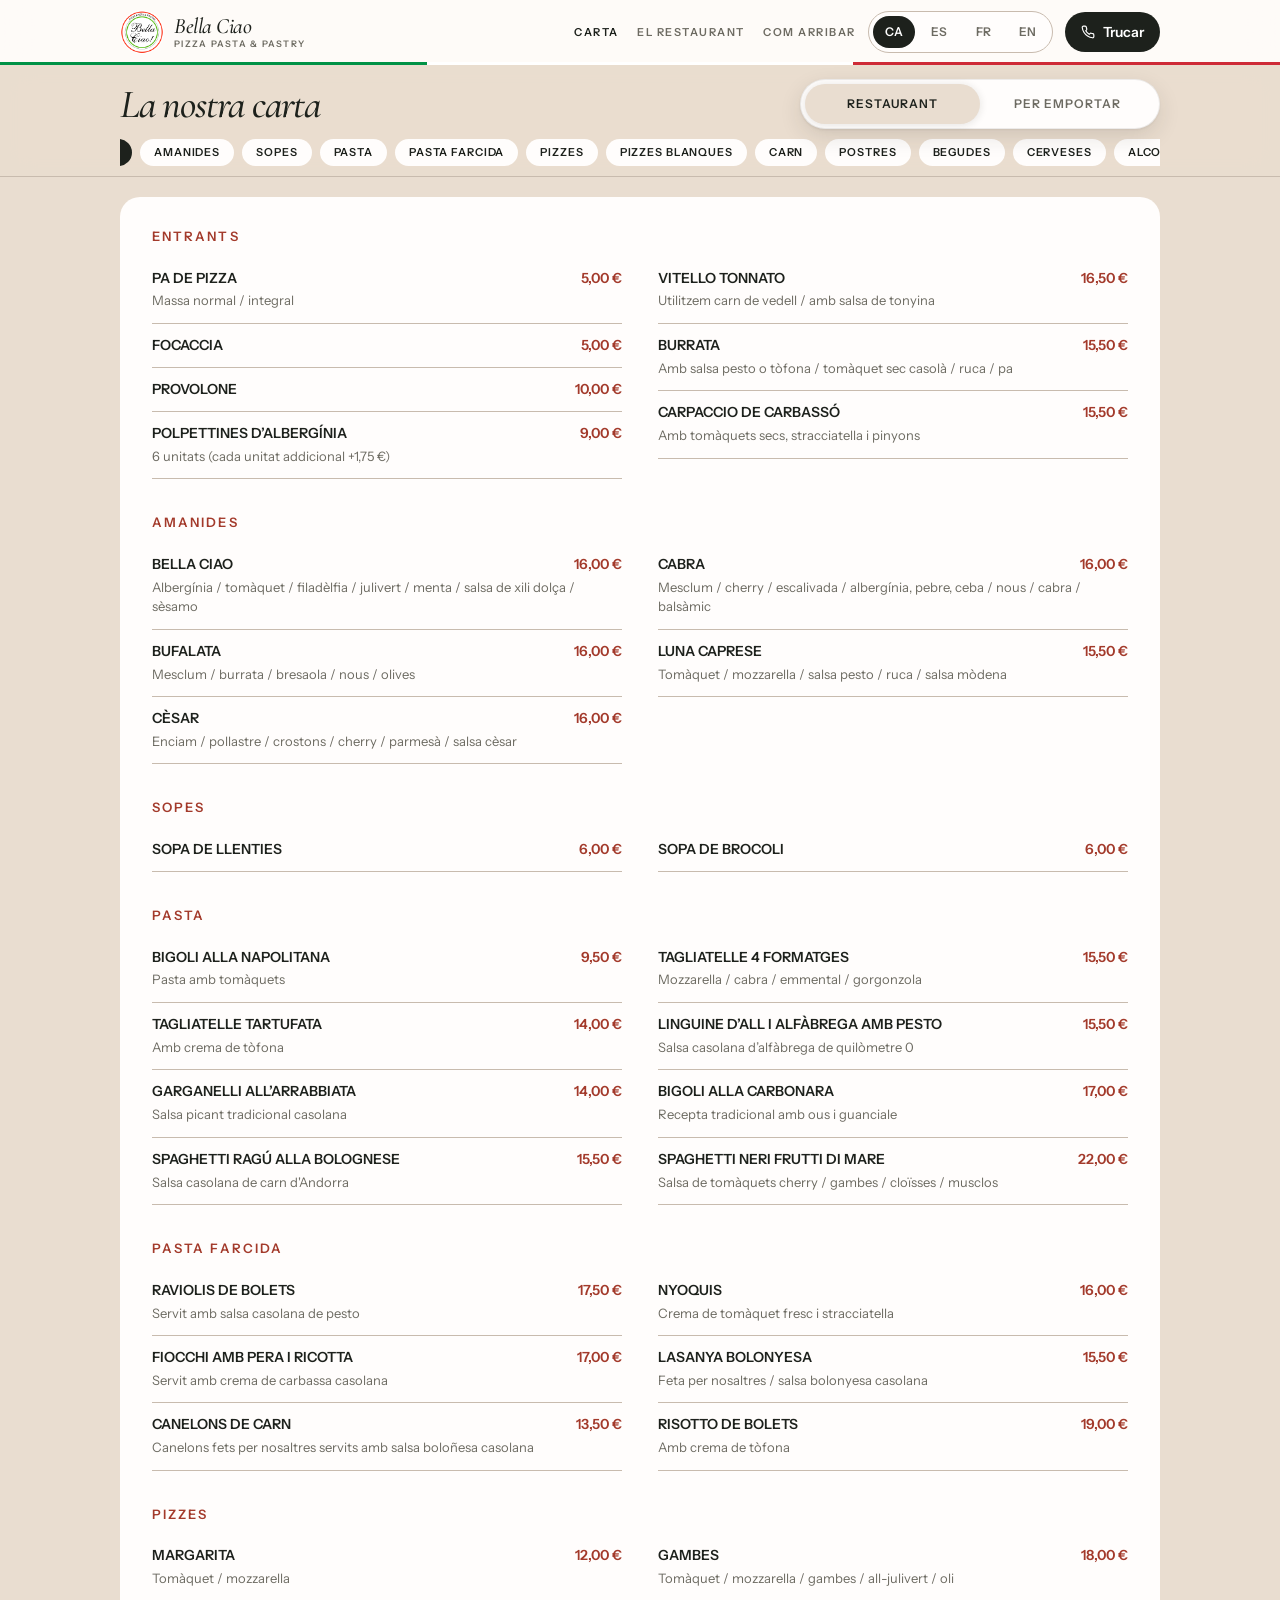
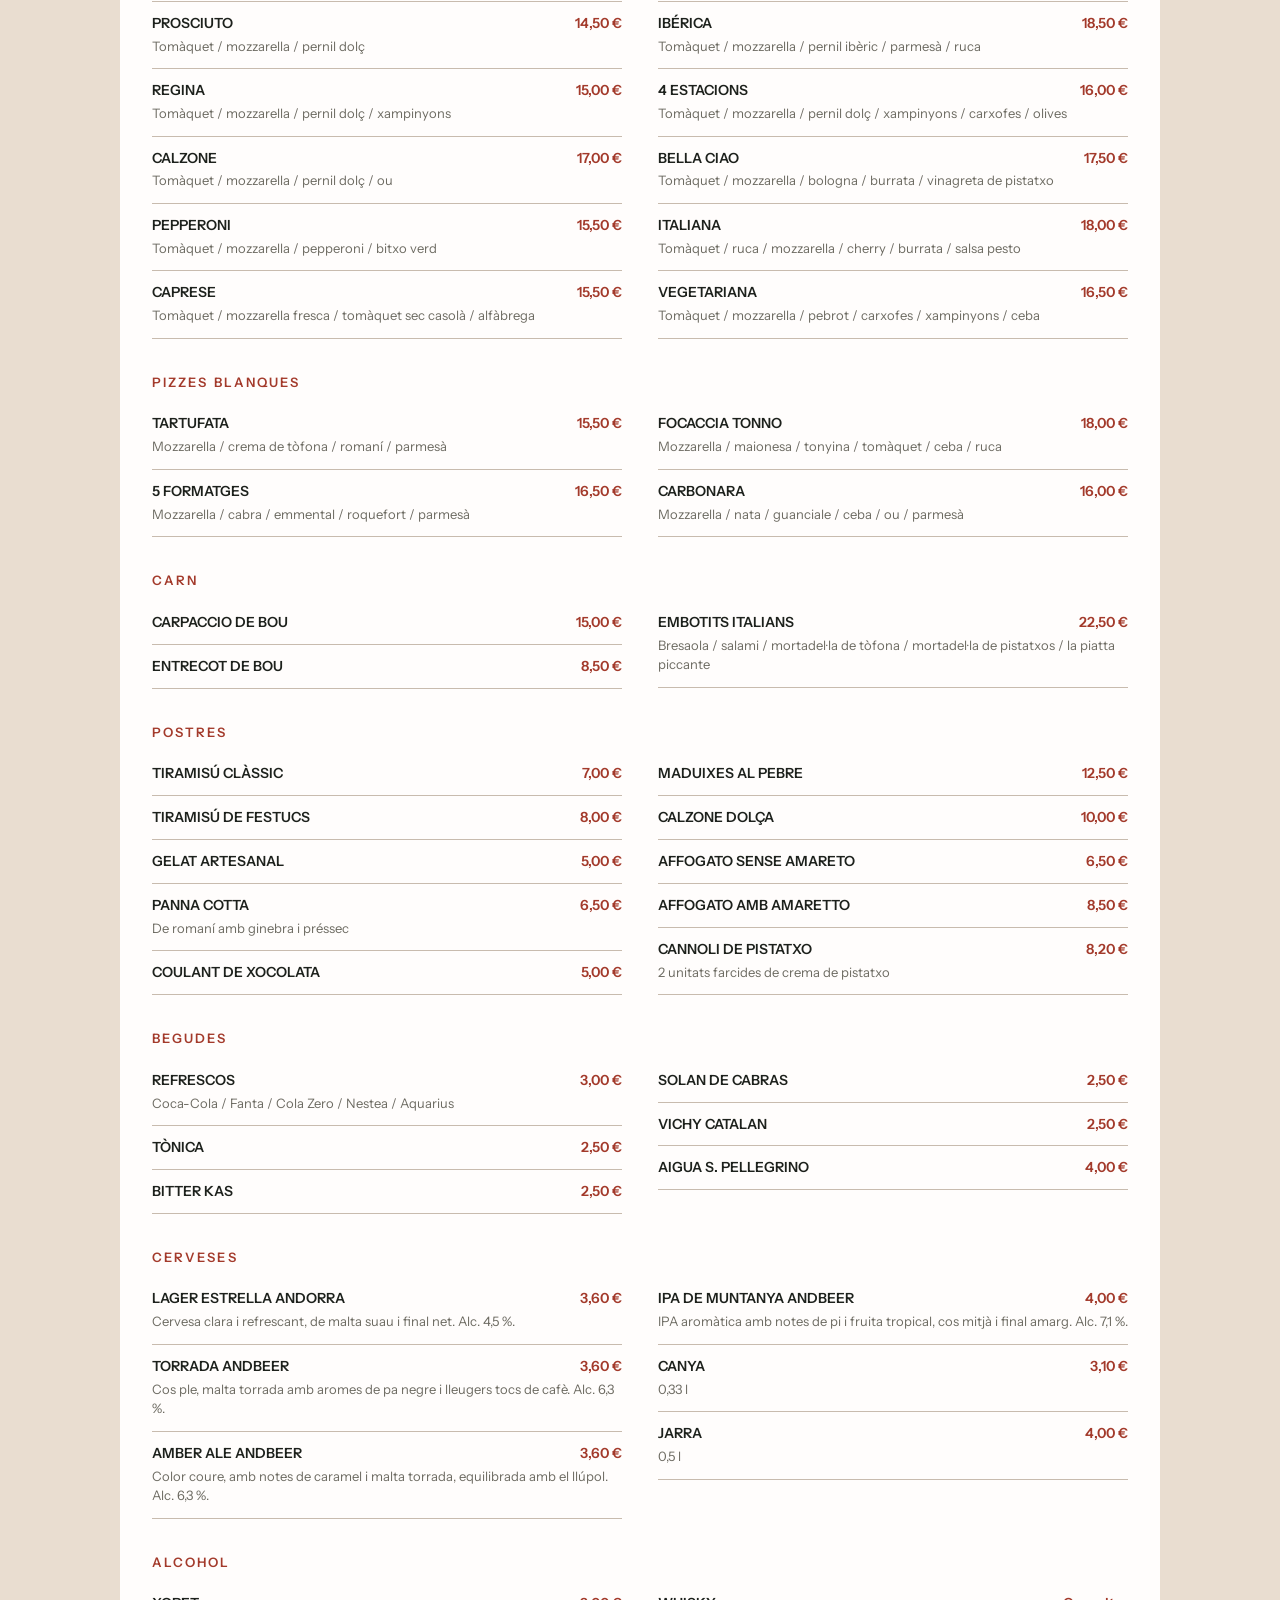
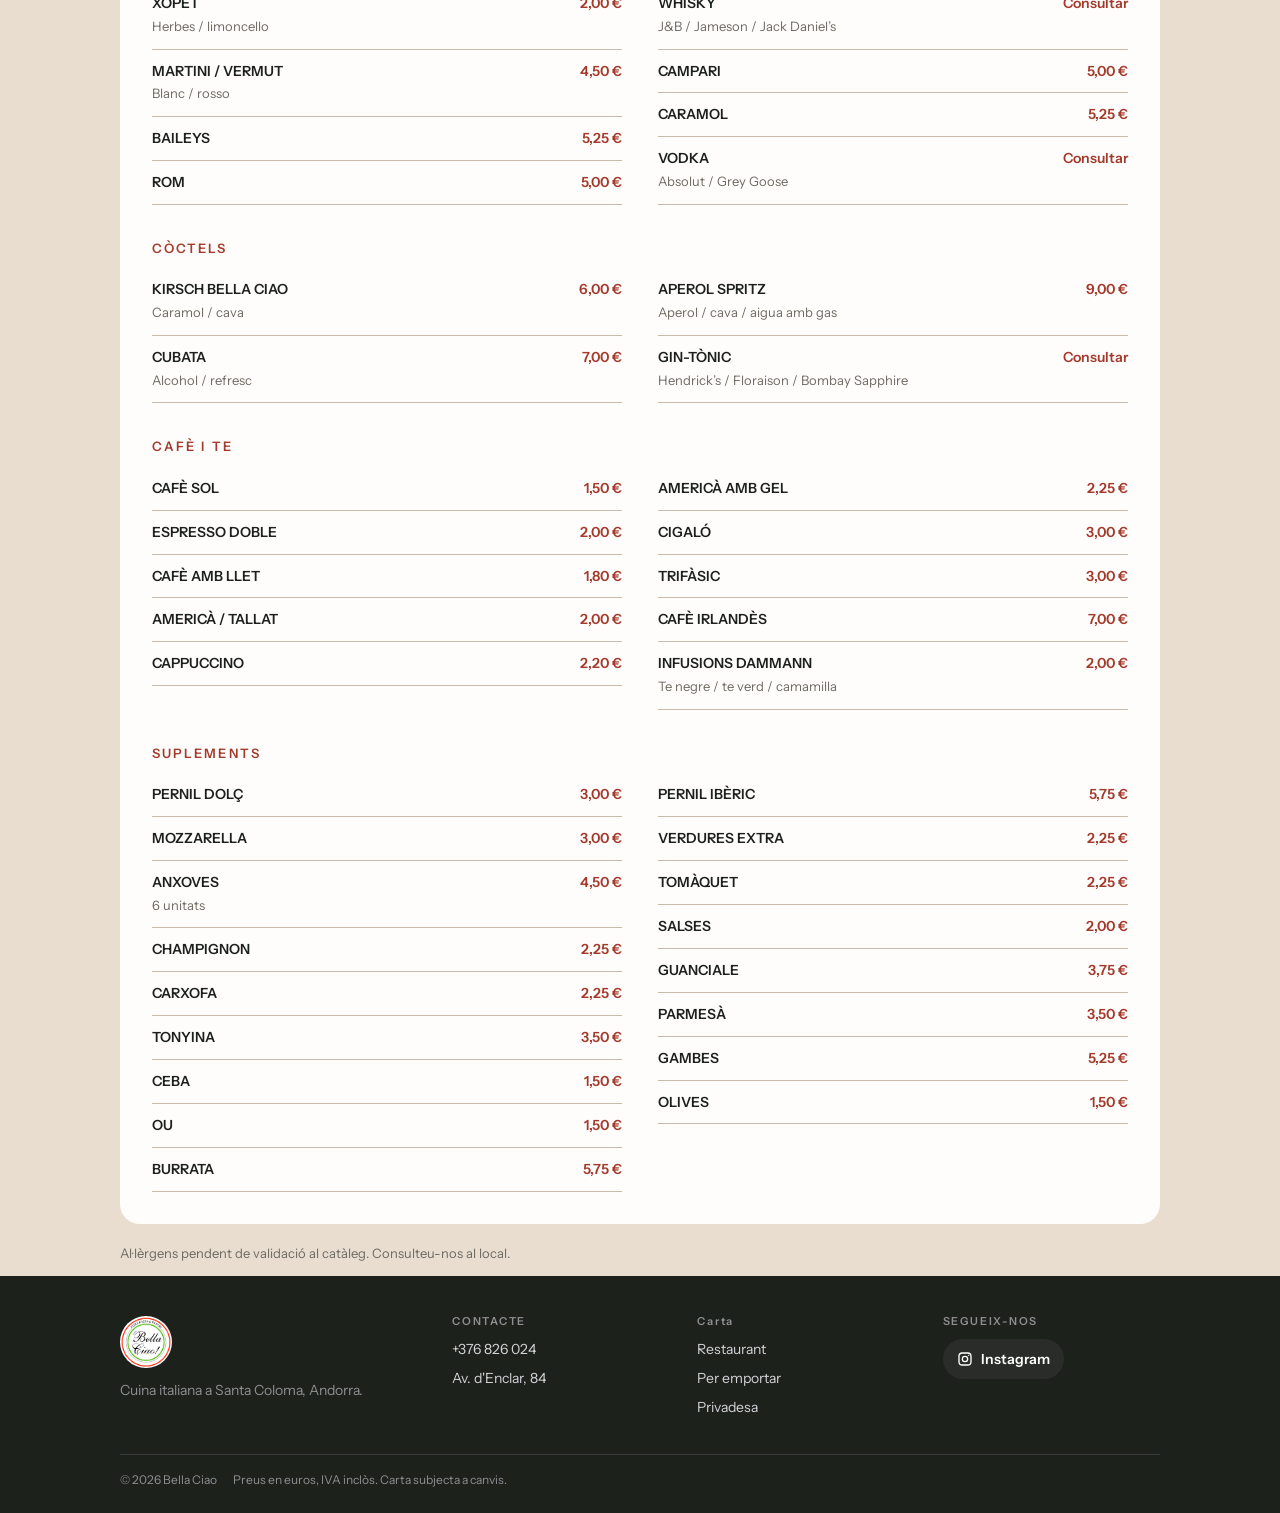
<file: carta.html>
<!doctype html>
<html lang="ca">
<head>
  <meta charset="UTF-8" />
  <meta name="viewport" content="width=device-width, initial-scale=1, viewport-fit=cover" />
  <title>Carta · Bella Ciao</title>
  <link rel="icon" type="image/png" sizes="32x32" href="favicon.png" />
  <link rel="icon" type="image/png" sizes="48x48" href="favicon-48.png" />
  <link rel="apple-touch-icon" href="apple-touch-icon.png" />
  <link rel="preconnect" href="https://fonts.googleapis.com" />
  <link rel="preconnect" href="https://fonts.gstatic.com" crossorigin />
  <link href="https://fonts.googleapis.com/css2?family=Cormorant+Garamond:ital,wght@0,400;0,500;0,600;1,500&family=Instrument+Sans:wght@400;500;600;700&display=swap" rel="stylesheet" />
  <link rel="stylesheet" href="site.css?v=30" />
</head>
<body class="page-carta">
  <header class="site-header">
    <div class="wrap header-inner">
      <a class="brand" href="index.html">
        <img src="images/logo-bella-ciao.png" alt="" width="44" height="44">
        <span class="brand-copy">
          <strong class="brand-name">Bella Ciao</strong>
          <span class="brand-claim">Pizza pasta &amp; pastry</span>
        </span>
      </a>
      <nav class="nav-links desktop-only">
        <a href="carta.html" class="is-active" data-i18n="nav.menu">Carta</a>
        <a href="index.html#casa" data-i18n="nav.house">El restaurant</a>
        <a href="index.html#visitanos" data-i18n="nav.visit">Com arribar</a>
      </nav>
      <div class="langs" role="group" aria-label="Idioma">
        <span class="pill-thumb" aria-hidden="true"></span>
        <button type="button" data-lang="cat" aria-pressed="true">CA</button>
        <button type="button" data-lang="es">ES</button>
        <button type="button" data-lang="fr">FR</button>
        <button type="button" data-lang="en">EN</button>
      </div>
      <a class="btn btn-dark btn-call" href="tel:+376826024" aria-label="Trucar">
        <svg width="14" height="14" viewBox="0 0 24 24" fill="none" stroke="currentColor" stroke-width="2" aria-hidden="true"><path d="M22 16.92v3a2 2 0 0 1-2.18 2 19.79 19.79 0 0 1-8.63-3.07 19.5 19.5 0 0 1-6-6A19.79 19.79 0 0 1 2.12 4.18 2 2 0 0 1 4.11 2h3a2 2 0 0 1 2 1.72c.13.96.36 1.9.7 2.81a2 2 0 0 1-.45 2.11L8.09 9.91a16 16 0 0 0 6 6l1.27-1.27a2 2 0 0 1 2.11-.45c.9.34 1.85.57 2.81.7A2 2 0 0 1 22 16.92z"></path></svg>
        <span data-i18n="call">Trucar</span>
      </a>
      <button class="nav-toggle" type="button" id="navToggle" aria-expanded="false" aria-label="Menú"><span></span><span></span></button>
    </div>
    <div class="header-panel" id="navPanel">
      <nav class="nav-links">
        <a href="carta.html" class="is-active" data-i18n="nav.menu">Carta</a>
        <a href="index.html#casa" data-i18n="nav.house">El restaurant</a>
        <a href="index.html#visitanos" data-i18n="nav.visit">Com arribar</a>
      </nav>
    </div>
  </header>

  <div class="carta-sticky">
    <div class="wrap">
      <div class="carta-tools">
        <h1 class="carta-title" data-i18n="menu.k">La nostra carta</h1>
        <div class="seg" role="group" aria-label="Canal">
          <span class="pill-thumb" aria-hidden="true"></span>
          <button type="button" data-channel="restaurant" aria-pressed="true" data-i18n="ch.rest">Restaurant</button>
          <button type="button" data-channel="delivery" aria-pressed="false" data-i18n="ch.take">Per emportar</button>
        </div>
      </div>
      <nav class="index" id="menu-index" aria-label="Categories"></nav>
    </div>
  </div>
  <div class="wrap">
    <div id="menu-body" class="menu-panel"></div>
    <p class="notice" data-i18n="menu.allergen">Al·lèrgens pendent de validació al catàleg. Consulteu-nos al local.</p>
  </div>

  <footer class="site-footer">
    <div class="wrap">
      <div class="footer-grid">
        <div class="footer-brand">
          <img src="images/logo-bella-ciao.png" alt="Bella Ciao" width="52" height="52">
          <p data-i18n="foot.tag">Cuina italiana a Santa Coloma, Andorra.</p>
        </div>
        <div class="footer-col">
          <h4>CONTACTE</h4>
          <a href="tel:+376826024">+376 826 024</a>
          <span>Av. d'Enclar, 84</span>
        </div>
        <div class="footer-col">
          <h4 data-i18n="nav.menu">CARTA</h4>
          <a href="carta.html" data-i18n="ch.rest">Restaurant</a>
          <a href="carta.html?canal=delivery" data-i18n="ch.take">Per emportar</a>
          <a href="privadesa.html" data-i18n="nav.privacy">Privadesa</a>
        </div>
        <div class="footer-col">
          <h4 data-i18n="foot.follow">SEGUEIX-NOS</h4>
          <div class="socials">
            <a class="social" href="https://www.instagram.com/bellaciao.and/" target="_blank" rel="noopener">
              <svg width="16" height="16" viewBox="0 0 24 24" fill="none" stroke="currentColor" stroke-width="2" aria-hidden="true"><rect x="3" y="3" width="18" height="18" rx="5"/><circle cx="12" cy="12" r="4"/><circle cx="17.5" cy="6.5" r="1" fill="currentColor" stroke="none"/></svg>
              Instagram
            </a>
          </div>
        </div>
      </div>
      <div class="footer-bottom">
        <span>© 2026 Bella Ciao</span>
        <span data-i18n="foot.iva">Preus en euros, IVA inclòs.</span>
      </div>
    </div>
  </footer>
  <div class="type-fab" id="typeFab">
    <button type="button" class="type-fab-btn" id="typeFabBtn" aria-expanded="false" aria-controls="typeSize" data-i18n-aria="type.aria">A</button>
    <div class="type-size" id="typeSize" role="group" aria-labelledby="typeSizeLabel">
      <span id="typeSizeLabel" class="visually-hidden" data-i18n="type.aria">Mida del text</span>
      <span class="pill-thumb" aria-hidden="true"></span>
      <button type="button" data-type="1" aria-pressed="true" data-i18n-aria="type.s">A</button>
      <button type="button" data-type="2" aria-pressed="false" data-i18n-aria="type.m">A</button>
      <button type="button" data-type="3" aria-pressed="false" data-i18n-aria="type.l">A</button>
    </div>
  </div>
  <script src="menu-data.js"></script>
  <script src="app.js?v=29"></script>
</body>
</html>
</file>
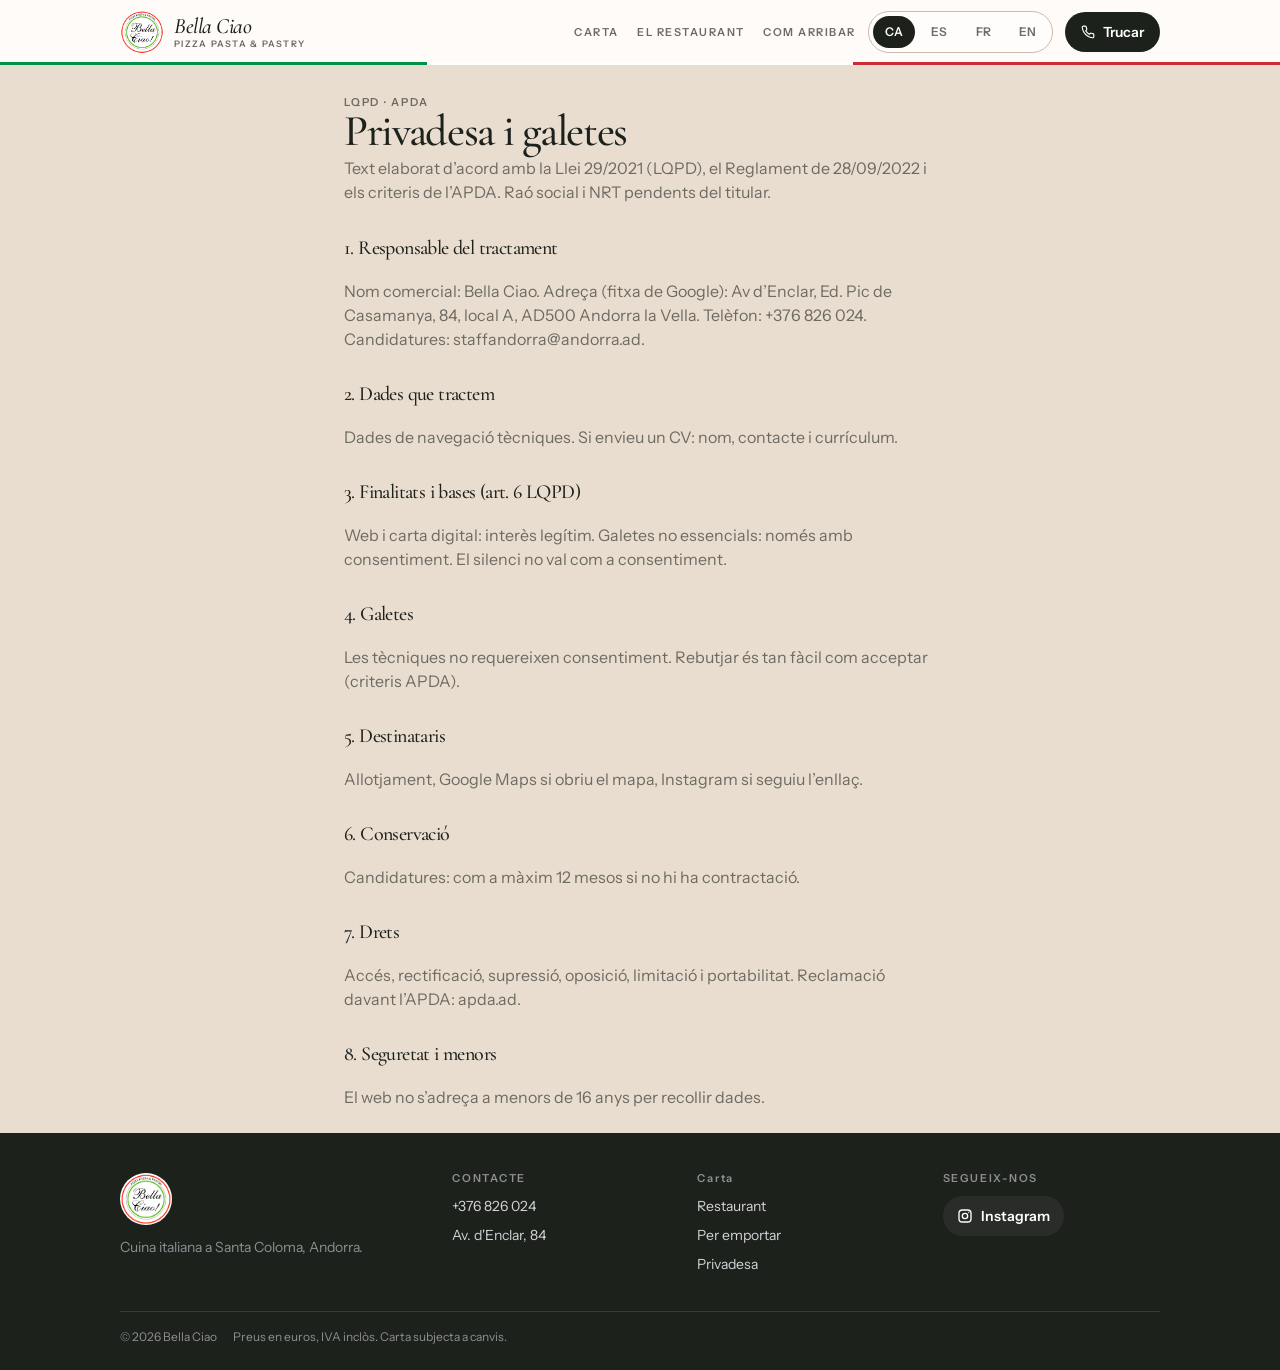
<file: privadesa.html>
<!doctype html>
<html lang="ca">
<head>
  <meta charset="UTF-8" />
  <meta name="viewport" content="width=device-width, initial-scale=1, viewport-fit=cover" />
  <title>Privadesa · Bella Ciao</title>
  <link rel="icon" type="image/png" sizes="32x32" href="favicon.png" />
  <link rel="icon" type="image/png" sizes="48x48" href="favicon-48.png" />
  <link rel="apple-touch-icon" href="apple-touch-icon.png" />
  <link rel="preconnect" href="https://fonts.googleapis.com" />
  <link rel="preconnect" href="https://fonts.gstatic.com" crossorigin />
  <link href="https://fonts.googleapis.com/css2?family=Cormorant+Garamond:ital,wght@0,400;0,500;0,600;1,500&family=Instrument+Sans:wght@400;500;600;700&display=swap" rel="stylesheet" />
  <link rel="stylesheet" href="site.css?v=30" />
</head>
<body>
  <header class="site-header">
    <div class="wrap header-inner">
      <a class="brand" href="index.html">
        <img src="images/logo-bella-ciao.png" alt="" width="44" height="44">
        <span class="brand-copy">
          <strong class="brand-name">Bella Ciao</strong>
          <span class="brand-claim">Pizza pasta &amp; pastry</span>
        </span>
      </a>
      <nav class="nav-links desktop-only">
        <a href="carta.html" data-i18n="nav.menu">Carta</a>
        <a href="index.html#casa">El restaurant</a>
        <a href="index.html#visitanos">Com arribar</a>
      </nav>
      <div class="langs" role="group" aria-label="Idioma">
        <span class="pill-thumb" aria-hidden="true"></span>
        <button type="button" data-lang="cat" aria-pressed="true">CA</button>
        <button type="button" data-lang="es">ES</button>
        <button type="button" data-lang="fr">FR</button>
        <button type="button" data-lang="en">EN</button>
      </div>
      <a class="btn btn-dark btn-call" href="tel:+376826024" aria-label="Trucar">
        <svg width="14" height="14" viewBox="0 0 24 24" fill="none" stroke="currentColor" stroke-width="2" aria-hidden="true"><path d="M22 16.92v3a2 2 0 0 1-2.18 2 19.79 19.79 0 0 1-8.63-3.07 19.5 19.5 0 0 1-6-6A19.79 19.79 0 0 1 2.12 4.18 2 2 0 0 1 4.11 2h3a2 2 0 0 1 2 1.72c.13.96.36 1.9.7 2.81a2 2 0 0 1-.45 2.11L8.09 9.91a16 16 0 0 0 6 6l1.27-1.27a2 2 0 0 1 2.11-.45c.9.34 1.85.57 2.81.7A2 2 0 0 1 22 16.92z"></path></svg>
        <span data-i18n="call">Trucar</span>
      </a>
      <button class="nav-toggle" type="button" id="navToggle" aria-label="Menú"><span></span><span></span></button>
    </div>
    <div class="header-panel" id="navPanel">
      <nav class="nav-links">
        <a href="carta.html" data-i18n="nav.menu">Carta</a>
        <a href="index.html#casa">El restaurant</a>
        <a href="index.html#visitanos">Com arribar</a>
      </nav>
    </div>
  </header>
  <section class="page-head">
    <div class="wrap legal-doc">
      <p class="eyebrow">LQPD · APDA</p>
      <h1 class="h-section">Privadesa i galetes</h1>
      <p class="lead">Text elaborat d’acord amb la Llei 29/2021 (LQPD), el Reglament de 28/09/2022 i els criteris de l’APDA. Raó social i NRT pendents del titular.</p>
      <h2>1. Responsable del tractament</h2>
      <p>Nom comercial: Bella Ciao. Adreça (fitxa de Google): Av d’Enclar, Ed. Pic de Casamanya, 84, local A, AD500 Andorra la Vella. Telèfon: +376 826 024. Candidatures: staffandorra@andorra.ad.</p>
      <h2>2. Dades que tractem</h2>
      <p>Dades de navegació tècniques. Si envieu un CV: nom, contacte i currículum.</p>
      <h2>3. Finalitats i bases (art. 6 LQPD)</h2>
      <p>Web i carta digital: interès legítim. Galetes no essencials: només amb consentiment. El silenci no val com a consentiment.</p>
      <h2>4. Galetes</h2>
      <p>Les tècniques no requereixen consentiment. Rebutjar és tan fàcil com acceptar (criteris APDA).</p>
      <h2>5. Destinataris</h2>
      <p>Allotjament, Google Maps si obriu el mapa, Instagram si seguiu l’enllaç.</p>
      <h2>6. Conservació</h2>
      <p>Candidatures: com a màxim 12 mesos si no hi ha contractació.</p>
      <h2>7. Drets</h2>
      <p>Accés, rectificació, supressió, oposició, limitació i portabilitat. Reclamació davant l’APDA: <a href="https://www.apda.ad">apda.ad</a>.</p>
      <h2>8. Seguretat i menors</h2>
      <p>El web no s’adreça a menors de 16 anys per recollir dades.</p>
    </div>
  </section>
  <footer class="site-footer">
    <div class="wrap">
      <div class="footer-grid">
        <div class="footer-brand">
          <img src="images/logo-bella-ciao.png" alt="Bella Ciao" width="52" height="52">
          <p data-i18n="foot.tag">Cuina italiana a Santa Coloma, Andorra.</p>
        </div>
        <div class="footer-col">
          <h4>CONTACTE</h4>
          <a href="tel:+376826024">+376 826 024</a>
          <span>Av. d'Enclar, 84</span>
        </div>
        <div class="footer-col">
          <h4 data-i18n="nav.menu">CARTA</h4>
          <a href="carta.html" data-i18n="ch.rest">Restaurant</a>
          <a href="carta.html?canal=delivery" data-i18n="ch.take">Per emportar</a>
          <a href="privadesa.html" data-i18n="nav.privacy">Privadesa</a>
        </div>
        <div class="footer-col">
          <h4 data-i18n="foot.follow">SEGUEIX-NOS</h4>
          <div class="socials">
            <a class="social" href="https://www.instagram.com/bellaciao.and/" target="_blank" rel="noopener">
              <svg width="16" height="16" viewBox="0 0 24 24" fill="none" stroke="currentColor" stroke-width="2" aria-hidden="true"><rect x="3" y="3" width="18" height="18" rx="5"/><circle cx="12" cy="12" r="4"/><circle cx="17.5" cy="6.5" r="1" fill="currentColor" stroke="none"/></svg>
              Instagram
            </a>
          </div>
        </div>
      </div>
      <div class="footer-bottom">
        <span>© 2026 Bella Ciao</span>
        <span data-i18n="foot.iva">Preus en euros, IVA inclòs.</span>
      </div>
    </div>
  </footer>
  <script src="menu-data.js"></script>
  <script src="app.js?v=29"></script>
</body>
</html>
</file>
<file: site.css>
:root {
  --red: #a33a2b;
  --ink: #1d211c;
  --ink-soft: #6d6b62;
  --bg: #e9ddd0;
  --cream: #e9ddd0;
  --sand: #c8bbae;
  --dark: #1d211c;
  --line: #c8bbae;
  --paper: #fffdfc;
  --wine: #a33a2b;
  --green: #34483a;
  --gold: #c38a3c;
  --serif: "Cormorant Garamond", Georgia, serif;
  --sans: "Instrument Sans", Inter, -apple-system, BlinkMacSystemFont, system-ui, sans-serif;
  --max: 1120px;
  --pad: clamp(16px, 4vw, 40px);
  --section: clamp(48px, 8vw, 88px);
  --header-h: 64px;
  --radius: 980px;
}

*, *::before, *::after { box-sizing: border-box; }
html { -webkit-text-size-adjust: 100%; background: var(--bg); }
body {
  margin: 0;
  min-width: 320px;
  min-height: 100%;
  background: var(--bg);
  color: var(--ink);
  font-family: var(--sans);
  font-size: 16px;
  line-height: 1.5;
  -webkit-font-smoothing: antialiased;
}
img, svg, iframe { max-width: 100%; }
img { height: auto; display: block; }
a { color: inherit; text-decoration: none; }
button { font: inherit; }
:focus-visible { outline: 2px solid var(--red); outline-offset: 3px; }
[hidden] { display: none !important; }
.visually-hidden {
  position: absolute;
  width: 1px;
  height: 1px;
  padding: 0;
  margin: -1px;
  overflow: hidden;
  clip: rect(0, 0, 0, 0);
  white-space: nowrap;
  border: 0;
}

.wrap {
  width: 100%;
  max-width: var(--max);
  margin-inline: auto;
  padding-inline: var(--pad);
}

.eyebrow {
  font: 600 11px/1 var(--sans);
  letter-spacing: 0.16em;
  text-transform: uppercase;
  color: var(--wine);
  margin: 0;
}
h1, h2, h3 { font-family: var(--serif); font-weight: 500; margin: 0; letter-spacing: -0.03em; }
.h-display { font-size: clamp(34px, 8vw, 72px); line-height: 1.02; }
.h-section { font-size: clamp(28px, 5vw, 44px); line-height: 1.08; }
.lead { font-size: 16px; line-height: 1.55; color: var(--ink-soft); margin: 0; max-width: 42em; }

.btn {
  display: inline-flex;
  align-items: center;
  justify-content: center;
  gap: 8px;
  min-height: 44px;
  padding: 0 20px;
  border: 0;
  border-radius: var(--radius);
  cursor: pointer;
  font: 600 15px/1 var(--sans);
  letter-spacing: 0;
  text-transform: none;
  text-decoration: none;
  transition: transform 0.12s ease, background-color 0.18s ease, filter 0.18s ease, border-color 0.18s ease;
}
.btn:hover { filter: brightness(1.08); }
.btn:active { transform: scale(0.98); }
.btn-wine { background: var(--wine); color: #fff; }
.btn-wine:hover { background: #8c3226; }
.btn-dark { background: var(--ink); color: #fff; }
.btn-dark:hover { background: #2f342e; }
.btn-ghost-light { background: rgba(255,255,255,0.14); color: #fff; border: 1px solid rgba(255,255,255,0.45); }
.btn-ghost-light:hover { background: rgba(255,255,255,0.28); }
.btn-ghost-dark { background: var(--paper); color: var(--ink); border: 1px solid var(--line); }
.btn-ghost-dark:hover { background: var(--cream); }
.btn-call { min-height: 40px; padding: 0 16px; font-size: 14px; }
.btn-call svg { flex: 0 0 auto; display: block; }

.site-header {
  position: sticky;
  top: 0;
  z-index: 60;
  background: rgba(255,253,252,0.92);
  backdrop-filter: saturate(180%) blur(16px);
  -webkit-backdrop-filter: saturate(180%) blur(16px);
  border-bottom: 1px solid var(--line);
  transition: transform 0.28s cubic-bezier(0.32, 0.72, 0, 1);
}
.page-carta.is-nav-away .site-header {
  transform: translateY(-100%);
  pointer-events: none;
}
.site-header::after {
  content: "";
  position: absolute;
  left: 0; right: 0; bottom: -1px;
  height: 3px;
  background: linear-gradient(90deg, #009246 0 33.333%, #ffffff 33.333% 66.666%, #ce2b37 66.666% 100%);
}
.header-inner {
  display: flex;
  align-items: center;
  gap: 12px;
  min-height: 64px;
  padding-block: 8px;
}
.brand { display: flex; align-items: center; gap: 10px; text-decoration: none; margin-right: auto; min-width: 0; }
.brand img { width: 40px; height: 40px; border-radius: 50%; background: #fff; flex: 0 0 auto; }
.brand-copy { display: flex; flex-direction: column; gap: 2px; min-width: 0; }
.brand-name {
  font: italic 500 22px/1 var(--serif);
  letter-spacing: -0.02em;
  color: var(--ink);
  font-weight: 500;
}
.brand-claim {
  font: 600 9px/1.2 var(--sans);
  letter-spacing: 0.14em;
  text-transform: uppercase;
  color: var(--ink-soft);
  white-space: nowrap;
}

.nav-toggle {
  display: none;
  width: 40px; height: 40px;
  border: 0; border-radius: var(--radius);
  background: var(--cream);
  padding: 0;
  cursor: pointer;
  align-items: center;
  justify-content: center;
  flex-direction: column;
  gap: 5px;
}
.nav-toggle:hover { background: #dccfc2; }
.nav-toggle span {
  display: block; width: 16px; height: 1.5px; background: var(--ink); border-radius: 2px;
}

.nav-links { display: flex; align-items: center; gap: 18px; }
.nav-links a {
  font: 600 11px/1 var(--sans);
  letter-spacing: 0.14em;
  text-transform: uppercase;
  text-decoration: none;
  color: var(--ink-soft);
  white-space: nowrap;
  padding: 6px 0;
  border-bottom: 0;
  transition: color 0.18s ease;
}
.nav-links a:hover { color: var(--wine); }
.nav-links a.is-active { color: var(--ink); }

.switchers { display: flex; align-items: center; gap: 8px; flex-wrap: wrap; }
.seg, .langs { position: relative; isolation: isolate; }
.pill-thumb {
  position: absolute;
  top: 0;
  left: 0;
  width: 0;
  height: 0;
  border-radius: var(--radius);
  background: var(--ink);
  pointer-events: none;
  z-index: 0;
  transition: transform 0.32s cubic-bezier(0.32, 0.72, 0, 1), width 0.32s cubic-bezier(0.32, 0.72, 0, 1), height 0.32s cubic-bezier(0.32, 0.72, 0, 1);
}
.seg {
  display: flex;
  padding: 3px;
  gap: 2px;
  background: var(--cream);
  border-radius: var(--radius);
}
.seg button {
  position: relative;
  z-index: 1;
  border: 0; background: transparent; cursor: pointer;
  border-radius: var(--radius); padding: 7px 12px;
  font: 600 12px/1 var(--sans); color: var(--ink-soft);
  transition: color 0.2s ease;
}
.seg button:hover { color: var(--ink); }
.seg button[aria-pressed="true"],
.seg button[aria-pressed="true"]:hover { background: transparent; color: #fff; }
.langs {
  display: flex;
  align-items: center;
  gap: 4px;
  background: var(--paper);
  padding: 4px;
  border-radius: var(--radius);
  border: 1px solid var(--line);
  flex: 0 0 auto;
}
.langs button {
  appearance: none;
  -webkit-appearance: none;
  position: relative;
  z-index: 1;
  border: 0;
  background: transparent;
  cursor: pointer;
  min-width: 40px;
  height: 32px;
  padding: 0 12px;
  border-radius: var(--radius);
  font: 600 12px/1 var(--sans);
  color: var(--ink-soft);
  transition: color 0.2s ease;
}
.langs button:hover { color: var(--ink); }
.langs button[aria-pressed="true"],
.langs button[aria-pressed="true"]:hover {
  background: transparent;
  color: #fff;
}

.header-panel {
  display: none;
  flex-direction: column;
  gap: 16px;
  padding: 8px var(--pad) 18px;
  border-top: 1px solid var(--line);
  background: var(--paper);
}
.header-panel.is-open { display: flex; }
.header-panel .nav-links { display: flex; flex-direction: column; align-items: flex-start; gap: 16px; }
.header-panel .nav-links a { font-size: 13px; letter-spacing: 0.16em; border-bottom: 0; }
.header-panel .nav-links a:hover { color: var(--wine); }

.hero {
  position: relative;
  display: flex;
  align-items: stretch;
  min-height: 520px;
  background: #1d211c center 62%/cover no-repeat;
  color: #fffdfc;
}
.hero::after {
  content: "";
  position: absolute; inset: 0;
  background: linear-gradient(180deg, rgba(0,0,0,0.55) 0%, rgba(0,0,0,0.12) 38%, rgba(0,0,0,0.78) 100%);
}
.hero-inner {
  position: relative; z-index: 2;
  flex: 1;
  width: 100%;
  min-height: 520px;
  padding-block: 28px 40px;
  display: flex; flex-direction: column; justify-content: space-between; gap: 24px; align-items: flex-start;
}
.hero .eyebrow {
  color: #f3e6c8;
  font-size: 12px;
  letter-spacing: 0.22em;
  text-shadow: 0 1px 12px rgba(0,0,0,0.65);
}
.hero-main {
  display: flex;
  flex-direction: column;
  gap: 16px;
  align-items: flex-start;
}
.hero h1 { max-width: 14ch; }
.hero-main p { margin: 0; max-width: 36em; color: rgba(255,255,255,0.88); }
.hero-actions { display: flex; flex-wrap: wrap; gap: 8px; width: auto; }
.hero-actions .btn {
  flex: 0 0 auto;
  min-height: 36px;
  padding: 0 16px;
  font-size: 13px;
  width: auto;
}

.badges { background: var(--green); color: #d5cfc6; }
.badges .wrap { display: flex; flex-wrap: wrap; align-items: center; gap: 10px 24px; padding-block: 12px; }
.badges span, .badges a { font: 500 11px/1.4 var(--sans); letter-spacing: 0.12em; text-transform: uppercase; color: inherit; text-decoration: none; }
.badge-reviews:hover { color: #fff; }
.badge-link {
  display: inline-flex;
  align-items: center;
  gap: 6px;
}
.badge-link svg { flex: 0 0 auto; }
.badge-link:hover { color: #fff; }

.delivery-band {
  background: var(--cream);
  padding-block: 40px;
  border-bottom: 1px solid var(--line);
}
.delivery-band .wrap {
  display: flex;
  flex-wrap: wrap;
  align-items: center;
  justify-content: space-between;
  gap: 20px 32px;
}
.delivery-band h2 {
  margin: 0 0 8px;
  font: italic 500 clamp(24px, 3vw, 28px)/1.15 var(--serif);
  color: var(--ink);
}
.delivery-band p {
  margin: 0;
  max-width: 42em;
  font-size: 14px;
  line-height: 1.4;
  color: var(--ink-soft);
}
.btn-outline {
  display: inline-flex;
  align-items: center;
  justify-content: center;
  gap: 8px;
  min-height: 40px;
  padding: 0 22px;
  border: 1px solid var(--ink);
  border-radius: var(--radius);
  background: transparent;
  color: var(--ink);
  font: 500 13px/1 var(--sans);
  letter-spacing: 0.04em;
  flex: 0 0 auto;
  transition: background-color 0.18s ease, color 0.18s ease;
}
.btn-outline:hover { background: var(--ink); color: #fff; }
.btn-outline svg { flex: 0 0 auto; }

.info { background: var(--cream); border-block: 1px solid var(--line); }
.info .wrap { display: grid; grid-template-columns: 1fr; }
.info-cell { padding: 20px 0; display: flex; flex-direction: column; gap: 6px; }
.info-cell + .info-cell { border-top: 1px solid var(--line); }
.info-cell .label { font: 600 11px/1 var(--sans); letter-spacing: 0.14em; color: var(--wine); }
.info-cell strong { font: 600 16px/1.35 var(--sans); }
.info-cell small { font-size: 13px; color: var(--ink-soft); }
.info-cell a { font-size: 14px; font-weight: 600; color: var(--wine); text-decoration: none; }

.section { padding-block: var(--section); }
.section-dark { background: var(--green); color: #fffdfc; }
.section-dark .lead, .section-dark p { color: #d5cfc6; }
.section-dark .eyebrow { color: var(--gold); }
.section-head { display: flex; flex-direction: column; gap: 16px; margin-bottom: 28px; }
.section-head > div { display: flex; flex-direction: column; gap: 10px; }

.menu-panel, .menu-body { background: var(--paper); border-radius: 20px; padding: 20px 18px; }
.menu-block { margin-bottom: 36px; scroll-margin-top: calc(var(--header-offset, var(--header-h)) + var(--carta-bar, 120px) + 8px); }
.menu-block:last-child { margin-bottom: 0; }
.block-head h3 {
  font: 600 13px/1.2 var(--sans);
  letter-spacing: 0.16em;
  text-transform: uppercase;
  color: var(--wine);
  margin-bottom: 12px;
}
.menu-cols { display: grid; grid-template-columns: 1fr; }
.menu-row { padding: 12px 0; border-bottom: 1px solid var(--line); }
.menu-line { display: flex; justify-content: space-between; gap: 12px; align-items: baseline; }
.menu-name { font: 600 14px/1.35 var(--sans); min-width: 0; }
.menu-price { font: 600 14px/1.35 var(--sans); color: var(--wine); white-space: nowrap; }
.menu-desc { margin-top: 4px; font-size: 13px; color: var(--ink-soft); }
.notice { font-size: 13px; color: var(--ink-soft); margin-top: 20px; }

.carta-sticky {
  position: sticky;
  top: var(--header-offset, var(--header-h));
  z-index: 45;
  transition: top 0.28s cubic-bezier(0.32, 0.72, 0, 1);
  background: rgba(233,221,208,0.94);
  backdrop-filter: saturate(180%) blur(16px);
  -webkit-backdrop-filter: saturate(180%) blur(16px);
  border-bottom: 1px solid var(--line);
  padding-top: 14px;
}
.page-carta.is-nav-away {
  --header-offset: 0px;
}
.page-carta.is-nav-away .carta-sticky {
  z-index: 61;
}
.carta-tools {
  display: flex;
  align-items: center;
  justify-content: space-between;
  gap: 16px 24px;
  flex-wrap: wrap;
  margin-bottom: 10px;
}
.carta-title {
  margin: 0;
  font: italic 500 clamp(28px, 3.4vw, 40px)/1 var(--serif);
  letter-spacing: -0.03em;
  color: var(--ink);
}
.carta-tools .seg {
  flex: 0 1 360px;
  width: 100%;
  max-width: 380px;
  padding: 4px;
  gap: 0;
  background: var(--paper);
  border: 1px solid rgba(29, 33, 28, 0.08);
  box-shadow: 0 1px 2px rgba(29, 33, 28, 0.06), 0 8px 22px rgba(29, 33, 28, 0.12);
}
.carta-tools .seg .pill-thumb {
  background: var(--cream);
  box-shadow: 0 1px 8px rgba(29, 33, 28, 0.12);
}
.carta-tools .seg button {
  flex: 1;
  min-height: 40px;
  text-transform: uppercase;
  letter-spacing: 0.08em;
}
.carta-tools .seg button[aria-pressed="true"],
.carta-tools .seg button[aria-pressed="true"]:hover {
  color: var(--ink);
}
.type-fab {
  position: fixed;
  right: max(16px, env(safe-area-inset-right));
  bottom: max(20px, env(safe-area-inset-bottom));
  z-index: 80;
  transition: opacity 0.22s ease, transform 0.22s ease;
}
.page-carta.is-type-away .type-fab {
  opacity: 0;
  pointer-events: none;
  transform: translateY(28px) scale(0.82);
}
.type-fab-btn {
  appearance: none;
  -webkit-appearance: none;
  width: 52px;
  height: 52px;
  border: 1px solid rgba(29, 33, 28, 0.08);
  border-radius: 50%;
  background: var(--paper);
  box-shadow: 0 1px 2px rgba(29, 33, 28, 0.08), 0 10px 28px rgba(29, 33, 28, 0.16);
  color: var(--ink);
  cursor: pointer;
  font-family: var(--serif);
  font-style: italic;
  font-weight: 500;
  font-size: 22px;
  line-height: 1;
  transform-origin: center;
}
.type-fab.is-open .type-fab-btn {
  opacity: 0;
  pointer-events: none;
  transform: scale(0.6);
}
.type-size {
  display: flex;
  align-items: center;
  position: absolute;
  right: 0;
  bottom: 0;
  isolation: isolate;
  padding: 4px;
  background: var(--paper);
  border: 1px solid rgba(29, 33, 28, 0.08);
  border-radius: var(--radius);
  box-shadow: 0 1px 2px rgba(29, 33, 28, 0.08), 0 10px 28px rgba(29, 33, 28, 0.16);
  opacity: 0;
  pointer-events: none;
  transform: scale(0.55);
  transform-origin: right bottom;
  transition: opacity 0.28s ease, transform 0.38s cubic-bezier(0.34, 1.45, 0.64, 1);
}
.type-fab.is-open .type-size {
  opacity: 1;
  pointer-events: auto;
  transform: scale(1);
}
.type-size .pill-thumb {
  background: var(--cream);
  box-shadow: 0 1px 8px rgba(29, 33, 28, 0.12);
}
.type-size button {
  appearance: none;
  -webkit-appearance: none;
  position: relative;
  z-index: 1;
  border: 0;
  background: transparent;
  cursor: pointer;
  min-width: 40px;
  min-height: 40px;
  padding: 0 8px;
  color: var(--ink-soft);
  font-family: var(--serif);
  font-style: italic;
  font-weight: 500;
  line-height: 1;
  transition: color 0.2s ease;
}
.type-size button[data-type="1"] { font-size: 14px; }
.type-size button[data-type="2"] { font-size: 18px; }
.type-size button[data-type="3"] { font-size: 22px; }
.type-size button:hover,
.type-size button[aria-pressed="true"],
.type-size button[aria-pressed="true"]:hover { color: var(--ink); }
body.type-2 .menu-name,
body.type-2 .menu-price { font-size: 18px; }
body.type-2 .menu-desc { font-size: 16px; }
body.type-2 .menu-row { padding: 16px 0; }
body.type-2 .block-head h3 { font-size: 14px; }
body.type-3 .menu-name,
body.type-3 .menu-price { font-size: 22px; line-height: 1.3; }
body.type-3 .menu-desc { font-size: 18px; line-height: 1.4; }
body.type-3 .menu-row { padding: 20px 0; }
body.type-3 .block-head h3 { font-size: 16px; }
.carta-sticky + .wrap { padding-top: 20px; }
.index {
  display: flex;
  gap: 8px;
  overflow-x: auto;
  -webkit-overflow-scrolling: touch;
  scrollbar-width: none;
  margin: 0;
  padding: 0 0 10px;
  background: transparent;
  scroll-padding-inline: 24px;
  scroll-behavior: smooth;
}
.index::-webkit-scrollbar { display: none; }
.tab {
  flex: 0 0 auto;
  border: 0;
  background: var(--paper);
  border-radius: var(--radius);
  padding: 8px 14px;
  font: 600 11px/1 var(--sans);
  letter-spacing: 0.08em;
  text-transform: uppercase;
  color: var(--ink);
  text-decoration: none;
}
.tab { transition: background-color 0.18s ease, color 0.18s ease; }
.tab:hover { background: var(--cream); }
.tab.is-active { background: var(--ink); color: #fff; }
.tab.is-active:hover { background: #2f342e; color: #fff; }

.split, .visit, .gallery { display: grid; grid-template-columns: 1fr; gap: 20px; }
.split img, .visit iframe {
  width: 100%;
  height: 240px;
  object-fit: cover;
  border: 0;
  border-radius: 16px;
}
.gallery img { width: 100%; height: 180px; object-fit: cover; border-radius: 16px; }
.stack { display: flex; flex-direction: column; gap: 12px; }
.stack h3 {
  margin: 0;
  font: italic 500 clamp(22px, 3vw, 28px)/1.15 var(--serif);
  color: #fffdfc;
}
.hours-row { display: flex; justify-content: space-between; gap: 12px; padding: 12px 0; border-bottom: 1px solid var(--line); font-size: 14px; }
.hours-row em { color: var(--wine); font-style: normal; font-weight: 600; }
.cta-row { display: flex; flex-wrap: wrap; gap: 10px; margin-top: 18px; }

.jobs-hero {
  background: var(--cream);
  padding-block: clamp(32px, 5vw, 48px);
}
.jobs-hero .wrap {
  display: flex;
  flex-direction: column;
  align-items: stretch;
  gap: 12px;
}
.jobs-hero .eyebrow { color: var(--wine); }
.jobs-row {
  display: flex;
  align-items: center;
  justify-content: space-between;
  gap: 16px 28px;
  flex-wrap: wrap;
}
.jobs-copy { flex: 1 1 280px; min-width: 0; }
.jobs-hero h2 {
  margin: 0 0 6px;
  font: italic 500 clamp(28px, 4vw, 40px)/1.1 var(--serif);
  color: var(--ink);
}
.jobs-hero p { margin: 0; color: var(--ink-soft); max-width: 42em; }
.jobs-hero .btn { flex: 0 0 auto; }
.jobs-legal { font-size: 12px !important; color: #8e8e93 !important; }
.jobs-legal a { color: inherit; }

.site-footer { background: var(--ink); color: #d5cfc6; padding: 40px 0 24px; }
.footer-jobs {
  display: flex;
  flex-direction: column;
  gap: 10px;
  padding-bottom: 28px;
  margin-bottom: 28px;
  border-bottom: 1px solid #3a3a3c;
}
.footer-jobs h4 { margin: 0; font: 600 11px/1 var(--sans); letter-spacing: 0.16em; color: #8e8e93; }
.footer-jobs p { margin: 0; font-size: 15px; color: #f5f5f7; max-width: 40em; }
.footer-grid { display: grid; grid-template-columns: 1fr; gap: 28px; }
.footer-brand img { width: 52px; height: 52px; margin-bottom: 12px; border-radius: 50%; background: #fff; }
.footer-brand p { margin: 0; font-size: 14px; color: #8e8e93; }
.footer-col h4 { font: 600 11px/1 var(--sans); letter-spacing: 0.16em; color: #8e8e93; margin: 0 0 12px; }
.footer-col a, .footer-col span { display: block; font-size: 14px; color: #d2d2d7; text-decoration: none; margin-bottom: 8px; }
.socials { display: flex; flex-wrap: wrap; gap: 10px; }
.social {
  display: inline-flex !important;
  align-items: center;
  gap: 8px;
  min-height: 40px;
  padding: 0 14px;
  margin: 0 !important;
  border-radius: var(--radius);
  background: #2a2c2a;
  color: #fff !important;
  font: 600 13px/1 var(--sans);
  transition: background-color 0.18s ease;
}
.social:hover { background: #3f4240; }
.footer-bottom { display: flex; flex-wrap: wrap; gap: 8px 16px; margin-top: 28px; padding-top: 16px; border-top: 1px solid #3a3a3c; font-size: 12px; color: #8e8e93; }

.page-head { padding-block: 32px 8px; }
.legal-doc { max-width: 42em; }
.legal-doc h2 { font-size: 20px; margin: 28px 0 8px; }
.legal-doc p { color: var(--ink-soft); }

.cookie {
  position: fixed; left: 12px; right: 12px; bottom: 12px; z-index: 40;
  background: #fff;
  border-radius: 20px;
  padding: 18px 18px 16px;
  box-shadow: 0 12px 40px rgba(0,0,0,0.16);
}
.cookie h2 { font-size: 22px; margin: 0 0 8px; }
.cookie p { margin: 0 0 14px; font-size: 14px; color: var(--ink-soft); }
.cookie-actions { display: flex; flex-direction: column; gap: 8px; }
.cookie a { font-size: 13px; color: var(--ink-soft); }

@media (min-width: 700px) {
  .hero, .hero-inner { min-height: 640px; }
  .info .wrap { grid-template-columns: repeat(3, 1fr); }
  .info-cell { padding: 24px 20px 24px 0; }
  .info-cell + .info-cell { border-top: 0; border-left: 1px solid var(--line); padding-left: 20px; }
  .menu-cols { grid-template-columns: 1fr 1fr; column-gap: 36px; }
  .menu-panel { padding: 32px; }
  .split, .visit { grid-template-columns: 1fr 1fr; align-items: center; }
  .split img, .visit iframe { height: 360px; }
  .gallery { grid-template-columns: 1fr 1fr; }
  .footer-grid { grid-template-columns: 1.4fr 1fr 1fr 1fr; }
  .footer-jobs { flex-direction: row; align-items: center; justify-content: space-between; }
  .cookie { left: 50%; right: auto; width: min(520px, calc(100% - 32px)); transform: translateX(-50%); }
  .cookie-actions { flex-direction: row; }
  .cookie-actions .btn { flex: 1; }
  .section-head { flex-direction: row; align-items: flex-end; justify-content: space-between; }
}

@media (min-width: 960px) {
  .nav-toggle { display: none; }
  .header-panel { display: none; }
  .header-panel.is-open { display: none; }
  .brand img { width: 44px; height: 44px; }
  .nav-links.desktop-only { display: flex; flex-direction: row; }
  .switchers.desktop-only { display: flex; }
}

@media (max-width: 959px) {
  .nav-links.desktop-only { display: none; }
  .seg.desktop-only { display: none; }
  .switchers.desktop-only { display: none; }
  .nav-toggle { display: inline-flex; }
  .brand img { display: none; }
  .brand-name { font-size: 20px; }
  .brand-claim { font-size: 8px; letter-spacing: 0.06em; }
  .carta-tools .seg { flex: 1 1 100%; max-width: none; }
  .type-fab-btn {
    width: 58px;
    height: 58px;
    font-size: 24px;
    box-shadow: 0 2px 6px rgba(29, 33, 28, 0.12), 0 14px 32px rgba(29, 33, 28, 0.2);
  }
  .type-fab.is-type-enter .type-fab-btn {
    animation: typePop 0.62s cubic-bezier(0.22, 1.4, 0.36, 1), typeHalo 0.85s 0.35s ease-out 2;
  }
  @keyframes typePop {
    0% { transform: translateY(36px) scale(0.35); opacity: 0; }
    58% { transform: translateY(-10px) scale(1.16); opacity: 1; }
    76% { transform: translateY(4px) scale(0.94); }
    100% { transform: translateY(0) scale(1); }
  }
  @keyframes typeHalo {
    0% { box-shadow: 0 0 0 0 rgba(163, 58, 43, 0.5), 0 14px 32px rgba(29, 33, 28, 0.2); }
    70% { box-shadow: 0 0 0 18px rgba(163, 58, 43, 0), 0 14px 32px rgba(29, 33, 28, 0.2); }
    100% { box-shadow: 0 0 0 0 rgba(163, 58, 43, 0), 0 14px 32px rgba(29, 33, 28, 0.2); }
  }
  .langs { gap: 2px; padding: 3px; }
  .langs button { min-width: 28px; height: 28px; padding: 0 6px; }
  .btn-call {
    width: 40px;
    min-width: 40px;
    padding: 0;
  }
  .btn-call span { display: none; }
}

@media (max-width: 380px) {
  .btn-call span { display: none; }
}

@media (prefers-reduced-motion: reduce) {
  .type-fab,
  .type-size,
  .type-fab-btn { transition: none; animation: none !important; }
}
</file>
